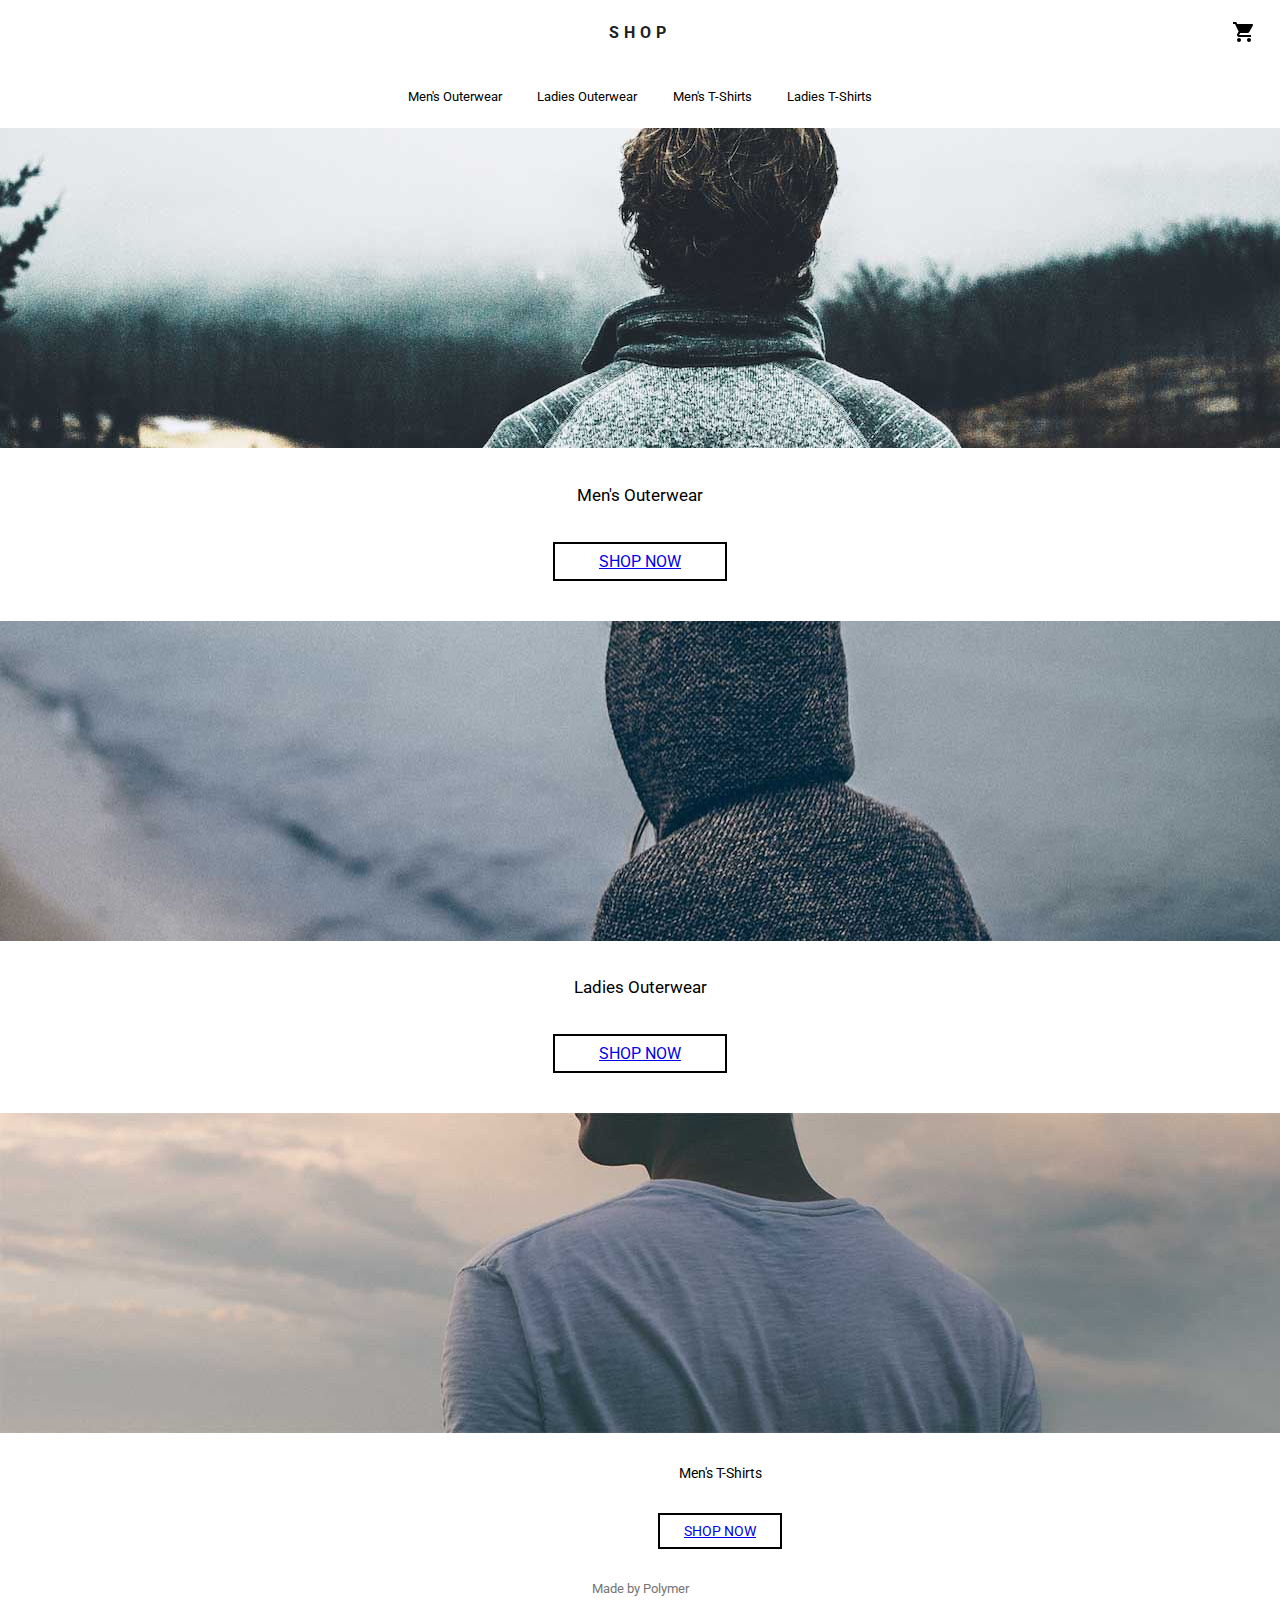
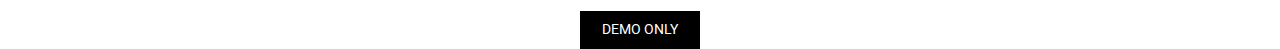
<file: index.html>
<!DOCTYPE html>
<html lang="en">

<head>
    <meta charset="UTF-8">
    <meta name="viewport" content="width=device-width, initial-scale=1.0">
    <title>Shop Website</title>
    <link rel="stylesheet"
        href="https://fonts.googleapis.com/css2?family=Material+Symbols+Outlined:opsz,wght,FILL,GRAD@24,600,1,0&icon_names=shopping_cart" />
    <link rel="stylesheet" href="./css/index.css">
    </link>
    <link rel="shortcut icon" href="assets/images/shop-icon-32.png" type="image/x-icon">
</head>

<body>
    <header>
        <div class="navbar-upper-container">
            <div class="navbar-upper-content">
                <div class="sidebar-logo-container">
                    <!-- <img src="./assets/images/menu-icon.png"> -->
                     <svg viewBox="0 0 24 24" preserveAspectRatio="xMidYMid meet" focusable="false" class="sidebar-logo"><g><path d="M3 18h18v-2H3v2zm0-5h18v-2H3v2zm0-7v2h18V6H3z"></path></g></svg>
                    <div class="cart-item-number"></div>
                </div>
                <a class="navbar-heading">SHOP</a>
                <div class="cart-logo-container">
                    <a href="cart-page.html">
                        <!-- <img src="./assets/images/cart-icon.png"></img> -->
                         <svg viewBox="0 0 24 24" preserveAspectRatio="xMidYMid meet" focusable="false" class="cart-logo"><g><path d="M7 18c-1.1 0-1.99.9-1.99 2S5.9 22 7 22s2-.9 2-2-.9-2-2-2zM1 2v2h2l3.6 7.59-1.35 2.45c-.16.28-.25.61-.25.96 0 1.1.9 2 2 2h12v-2H7.42c-.14 0-.25-.11-.25-.25l.03-.12.9-1.63h7.45c.75 0 1.41-.41 1.75-1.03l3.58-6.49c.08-.14.12-.31.12-.48 0-.55-.45-1-1-1H5.21l-.94-2H1zm16 16c-1.1 0-1.99.9-1.99 2s.89 2 1.99 2 2-.9 2-2-.9-2-2-2z"></path></g></svg>
                    </a>
                </div>
            </div>
        </div>
        <div class="navbar-lower-container">
            <div class="navbar-category">
                <a href="item-listing-page.html">Men's Outerwear</a>
                <a href="item-listing-page.html">Ladies Outerwear</a>
                <a href="item-listing-page.html">Men's T-Shirts</a>
                <a href="item-listing-page.html">Ladies T-Shirts</a>
            </div>
        </div>
        <div class="sidebar">
            <div>Men's Outerwear</div>
            <div>Ladies Outerwear</div>
            <div>Men's T-Shirts</div>
            <div>Ladies T-Shirts</div>
        </div>
    </header>
    <main>
        <div class="product-container">
            <div class="productA">
                <div class="img-container">
                    <a href="item-listing-page.html"><img src="./assets/images/mens_outerwear.jpg"></a>
                    
                </div>
                <div class="product-name">Men's Outerwear</div>
                <a href="item-listing-page.html" class="shop-now">SHOP NOW</a>
            </div>
            <div class="productB">
                <div class="img-container">
                    <a href="item-listing-page.html">
                        <img src="./assets/images/ladies_outerwear.jpg">
                    </a>
                    
                </div>
                <div class="product-name">Ladies Outerwear</div>
                <a href="item-listing-page.html" class="shop-now">SHOP NOW</a>
            </div>
            <div class="productCD">
                <div class="productC">
                    <div class="img-container">
                        <a href="item-listing-page.html"><img src="./assets/images/mens_tshirts.jpg"></a>
                        <!-- <img src="./assets/images/mens_tshirts.jpg"> -->
                    </div>
                    <div class="product-nameC">Men's T-Shirts</div>
                    <a href="item-listing-page.html" class="shop-nowC">SHOP NOW</a>
                </div>
                <div class="productD">
                    <div class="img-container">
                        <a href="item-listing-page.html"><img src="./assets/images/ladies_tshirts.jpg"></a>
                        
                    </div>
                    <div class="product-nameD">Ladies T-Shirts</div>
                    <a href="item-listing-page.html" class="shop-nowD">SHOP NOW</a>
                </div>
            </div>

        </div>
    </main>
    <footer>
        <a class="made-by-polymer">Made by Polymer</a>
        <div class="demo">
            DEMO ONLY
        </div>
    </footer>
</body>

</html>
</file>
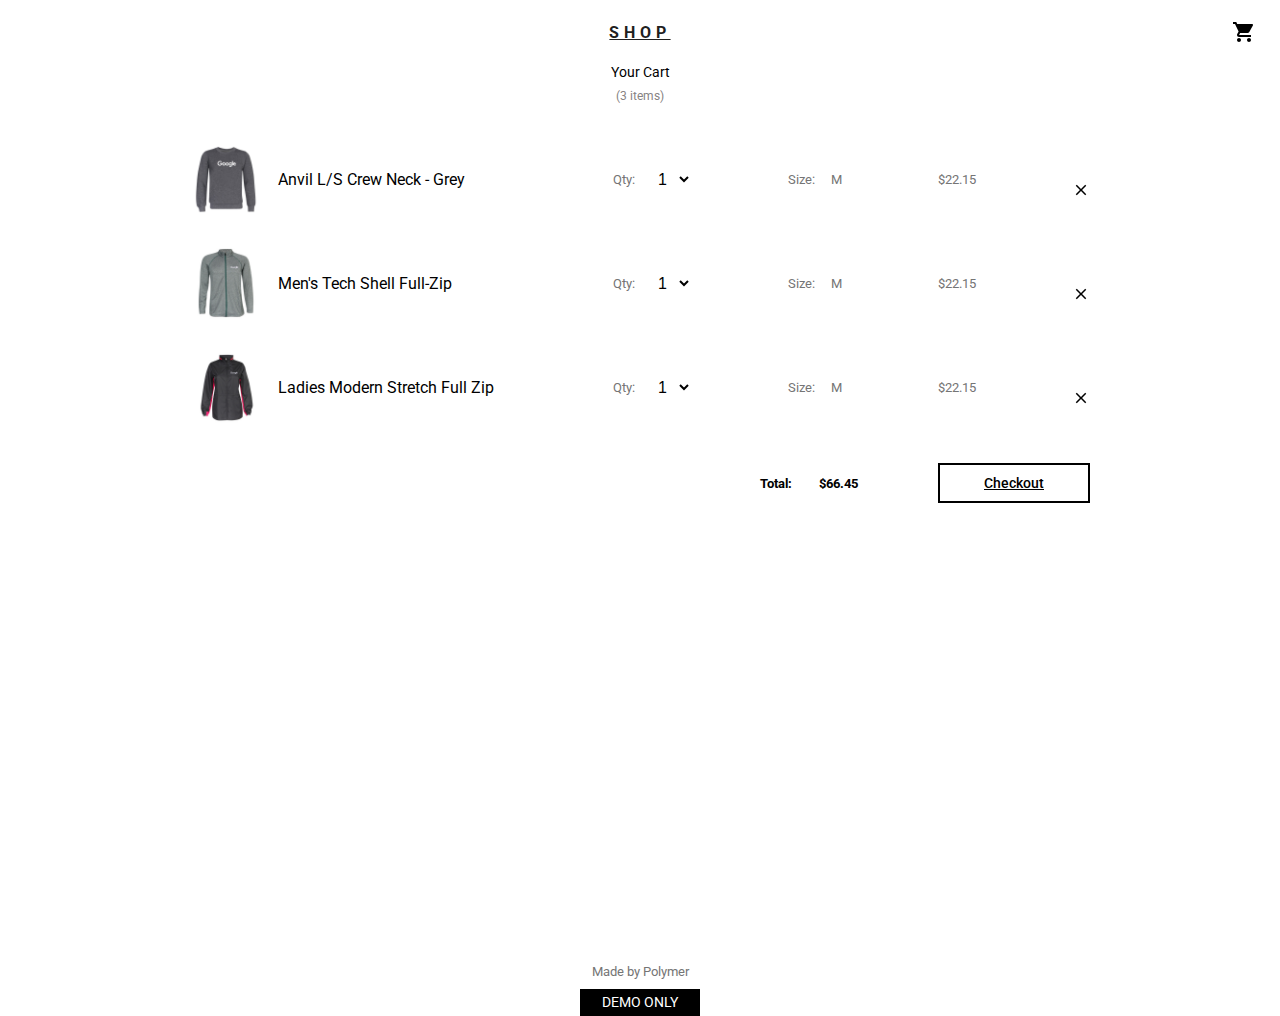
<file: cart-page.html>
<!DOCTYPE html>
<html lang="en">
<head>
    <meta charset="UTF-8">
    <meta name="viewport" content="width=device-width, initial-scale=1.0">
    <title>Cart - SHOP</title>
    <link rel="stylesheet" href="css/index.css">
    <link rel="stylesheet" href="./css/cart.css">
    <link rel="shortcut icon" href="assets/images/shop-icon-32.png" type="image/x-icon">
</head>
<body>
    <header>
        <div class="navbar-upper-container">
            <div class="navbar-upper-content">
                <div class="sidebar-logo-container">
                    <!-- <img src="./assets/images/menu-icon.png"> -->
                     <svg viewBox="0 0 24 24" preserveAspectRatio="xMidYMid meet" focusable="false" class="sidebar-logo"><g><path d="M3 18h18v-2H3v2zm0-5h18v-2H3v2zm0-7v2h18V6H3z"></path></g></svg>
                    <div class="cart-item-number"></div>
                </div>
                <a href="index.html" class="navbar-heading">SHOP</a>
                <div class="cart-logo-container">
                    <a href="cart-page.html">
                        <!-- <img src="./assets/images/cart-icon.png"></img> -->
                         <svg viewBox="0 0 24 24" preserveAspectRatio="xMidYMid meet" focusable="false" class="cart-logo"><g><path d="M7 18c-1.1 0-1.99.9-1.99 2S5.9 22 7 22s2-.9 2-2-.9-2-2-2zM1 2v2h2l3.6 7.59-1.35 2.45c-.16.28-.25.61-.25.96 0 1.1.9 2 2 2h12v-2H7.42c-.14 0-.25-.11-.25-.25l.03-.12.9-1.63h7.45c.75 0 1.41-.41 1.75-1.03l3.58-6.49c.08-.14.12-.31.12-.48 0-.55-.45-1-1-1H5.21l-.94-2H1zm16 16c-1.1 0-1.99.9-1.99 2s.89 2 1.99 2 2-.9 2-2-.9-2-2-2z"></path></g></svg>
                    </a>
                </div>
            </div>
        </div>
        <div class="sidebar">
            <div>Men's Outerwear</div>
            <div>Ladies Outerwear</div>
            <div>Men's T-Shirts</div>
            <div>Ladies T-Shirts</div>
        </div>
    </header>
    <main class="container flex">
        <div>
            <h2 class="heading">Your Cart</h2>
           
            <p class="cart-count">(3 items)</p>
        </div>

        <div class="cart-list flex">
            <div class="cart-item flex">
                <div class="image flex">
                    <img src="assets/images/product-img/10-14154A.jpg" alt="">
                </div>
                <div class="detail">
                    <div class="name">Anvil L/S Crew Neck - Grey</div>

                    <div class="flex">
                        <div class="quantity">
                            <label prefix="">Qty:</label>
                            <select id="quantitySelect" aria-label="Change quantity">
                                <option value="1">1</option>
                                <option value="2">2</option>
                                <option value="3">3</option>
                                <option value="4">4</option>
                                <option value="5">5</option>
                                <option value="6">6</option>
                                <option value="7">7</option>
                                <option value="8">8</option>
                                <option value="9">9</option>
                                <option value="10">10</option>
                                <option value="11">11</option>
                                <option value="12">12</option>
                            </select>
                        </div>
                        <div class="size text-muted">Size: <span>M</span></div>
                        <div class="price text-muted">$22.15</div>
                        <div class="icon text-muted">
                            <svg viewBox="0 0 24 24" preserveAspectRatio="xMidYMid meet" focusable="false" style="pointer-events: none; display: block; width: 100%; height: 100%;"><g><path d="M19 6.41L17.59 5 12 10.59 6.41 5 5 6.41 10.59 12 5 17.59 6.41 19 12 13.41 17.59 19 19 17.59 13.41 12z"></path></g></svg>
                        </div>
                    </div>
                </div>
            </div>
            <div class="cart-item flex">
                <div class="image flex">
                    <img src="assets/images/product-img/10-15068B.jpg" alt="">
                </div>
                <div class="detail">
                    <div class="name">Men's Tech Shell Full-Zip</div>
                    <div class="flex">
                        <div class="quantity">
                            <label prefix="">Qty:</label>
                            <select id="quantitySelect" aria-label="Change quantity">
                                <option value="1">1</option>
                                <option value="2">2</option>
                                <option value="3">3</option>
                                <option value="4">4</option>
                                <option value="5">5</option>
                                <option value="6">6</option>
                                <option value="7">7</option>
                                <option value="8">8</option>
                                <option value="9">9</option>
                                <option value="10">10</option>
                                <option value="11">11</option>
                                <option value="12">12</option>
                            </select>
                        </div>
                        <div class="size text-muted">Size: <span>M</span></div>
                        <div class="price text-muted">$22.15</div>
                        <div class="icon text-muted">
                            <svg viewBox="0 0 24 24" preserveAspectRatio="xMidYMid meet" focusable="false" style="pointer-events: none; display: block; width: 100%; height: 100%;"><g><path d="M19 6.41L17.59 5 12 10.59 6.41 5 5 6.41 10.59 12 5 17.59 6.41 19 12 13.41 17.59 19 19 17.59 13.41 12z"></path></g></svg>
                        </div>
                    </div>
                </div>
            </div>
            <div class="cart-item flex">
                <div class="image flex">
                    <img src="assets/images/product-img/10-25058B.jpg" alt="">
                </div>
                <div class="detail">
                    <div class="name">Ladies Modern Stretch Full Zip</div>
                    <div class="flex">
                        <div class="quantity">
                            <label prefix="">Qty:</label>
                            <select id="quantitySelect" aria-label="Change quantity">
                                <option value="1">1</option>
                                <option value="2">2</option>
                                <option value="3">3</option>
                                <option value="4">4</option>
                                <option value="5">5</option>
                                <option value="6">6</option>
                                <option value="7">7</option>
                                <option value="8">8</option>
                                <option value="9">9</option>
                                <option value="10">10</option>
                                <option value="11">11</option>
                                <option value="12">12</option>
                            </select>
                        </div>
                        <div class="size text-muted">Size: <span>M</span></div>
                        <div class="price text-muted">$22.15</div>
                        <div class="icon text-muted">
                            <svg viewBox="0 0 24 24" preserveAspectRatio="xMidYMid meet" focusable="false" style="pointer-events: none; display: block; width: 100%; height: 100%;"><g><path d="M19 6.41L17.59 5 12 10.59 6.41 5 5 6.41 10.59 12 5 17.59 6.41 19 12 13.41 17.59 19 19 17.59 13.41 12z"></path></g></svg>
                        </div>
                    </div>
                </div>
            </div>
            
        </div>

        <div class="checkout-box flex">
            <p class="heading-4">Total: <span class="sub-total">$66.45</span></p>
            <a href="checkout-page.html" class="btn checkout-btn">Checkout</a>
        </div>
    </main>

    <footer>
        <a class="made-by-polymer">Made by Polymer</a>
        <div class="demo">
            DEMO ONLY
        </div>
    </footer>
</body>
</html>
</file>
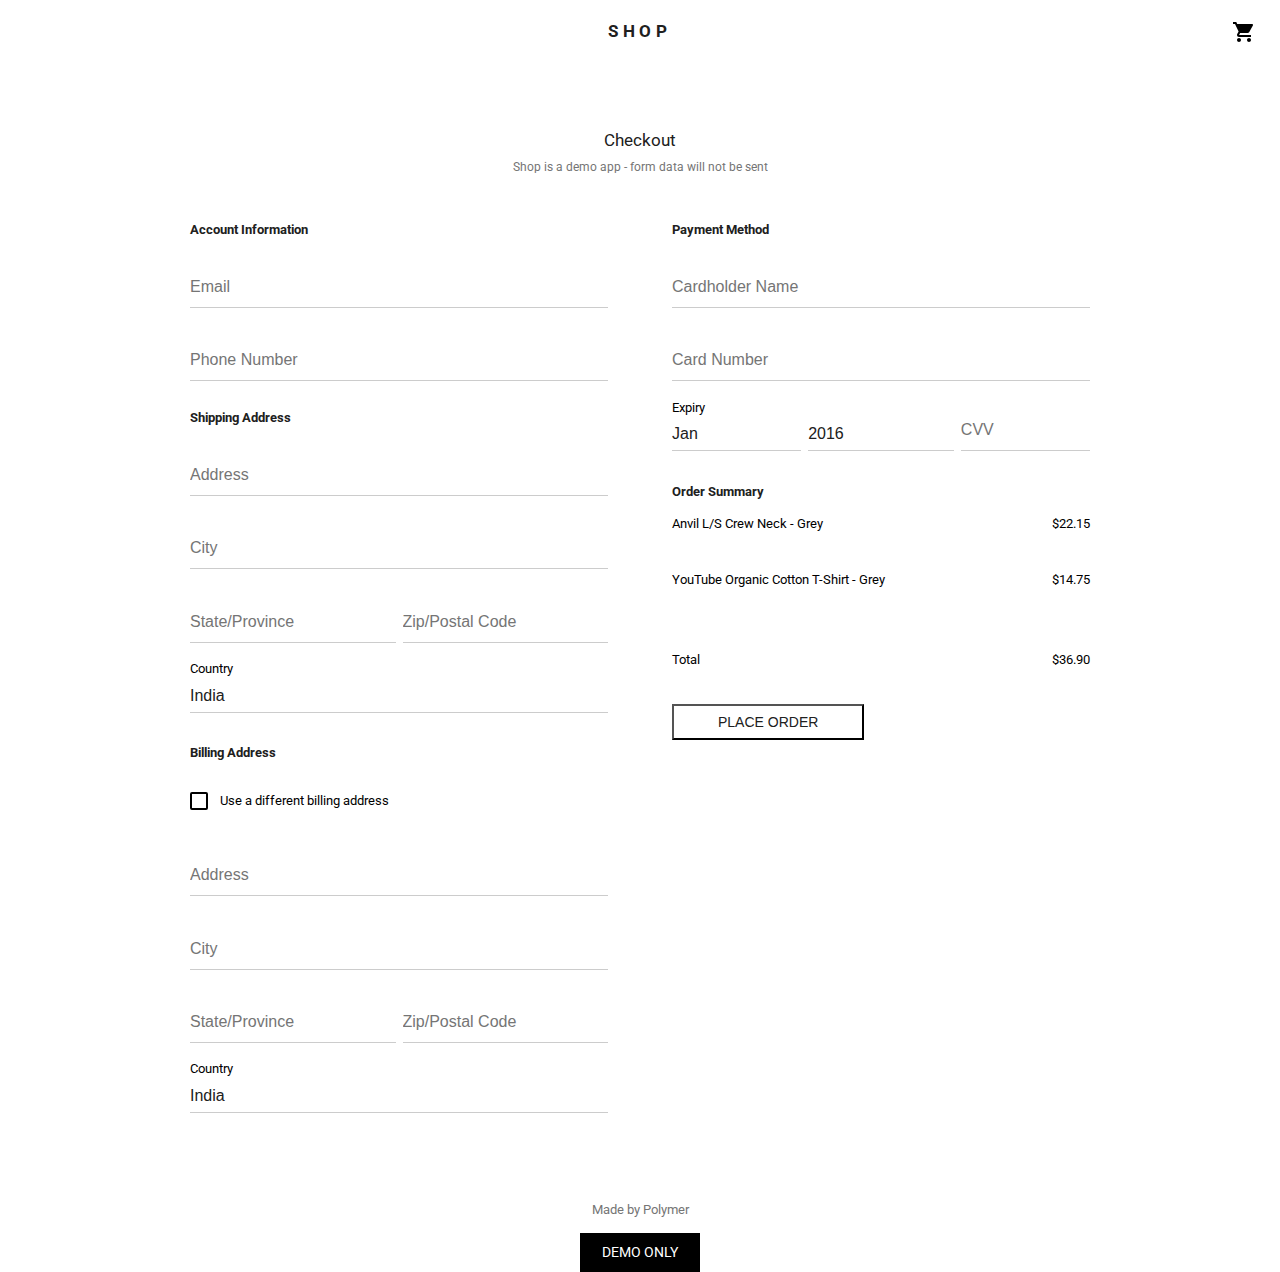
<file: checkout-page.html>
<!DOCTYPE html>
<html lang="en">

<head>
    <meta charset="UTF-8">
    <meta name="viewport" content="width=device-width, initial-scale=1.0">
    <title>Shop Website</title>
    <link rel="stylesheet"
        href="https://fonts.googleapis.com/css2?family=Material+Symbols+Outlined:opsz,wght,FILL,GRAD@24,600,1,0&icon_names=shopping_cart" />
    <link rel="stylesheet" href="./css/checkout-page.css">
    </link>
</head>

<body>
    <header>
        <div class="navbar-upper-container">
            <div class="navbar-upper-content">
                <div class="sidebar-logo-container">
                    <!-- <img src="./assets/images/menu-icon.png"> -->
                    <svg viewBox="0 0 24 24" preserveAspectRatio="xMidYMid meet" focusable="false" class="sidebar-logo">
                        <g>
                            <path d="M3 18h18v-2H3v2zm0-5h18v-2H3v2zm0-7v2h18V6H3z"></path>
                        </g>
                    </svg>
                    <div class="cart-item-number"></div>
                </div>
                <a class="navbar-heading">SHOP</a>
                <div class="cart-logo-container">
                    <a href="cart-page.html">
                        <!-- <img src="./assets/images/cart-icon.png"></img> -->
                        <svg viewBox="0 0 24 24" preserveAspectRatio="xMidYMid meet" focusable="false"
                            class="cart-logo">
                            <g>
                                <path
                                    d="M7 18c-1.1 0-1.99.9-1.99 2S5.9 22 7 22s2-.9 2-2-.9-2-2-2zM1 2v2h2l3.6 7.59-1.35 2.45c-.16.28-.25.61-.25.96 0 1.1.9 2 2 2h12v-2H7.42c-.14 0-.25-.11-.25-.25l.03-.12.9-1.63h7.45c.75 0 1.41-.41 1.75-1.03l3.58-6.49c.08-.14.12-.31.12-.48 0-.55-.45-1-1-1H5.21l-.94-2H1zm16 16c-1.1 0-1.99.9-1.99 2s.89 2 1.99 2 2-.9 2-2-.9-2-2-2z">
                                </path>
                            </g>
                        </svg>
                    </a>
                </div>
            </div>
        </div>
        <div class="sidebar">
            <div>Men's Outerwear</div>
            <div>Ladies Outerwear</div>
            <div>Men's T-Shirts</div>
            <div>Ladies T-Shirts</div>
        </div>
    </header>
    <main>
        <div class="checkout">
            <div class="form-header">
                <h1 class="heading">Checkout</h1>
                <span class="desc">Shop is a demo app - form data will not be sent</span>
            </div>
            <form class="checkout-form">
                <div class="sectionA">
                    <div class="acc-info">
                        <h2 class="acc-info-heading">Account Information</h2>
                        <div class="email-box">
                            <input type="text" placeholder="Email" class="email-input input-row"></input>
                        </div>
                        <div class="phone-box">
                            <input type="number" placeholder="Phone Number" class="input-row">
                        </div>
                    </div>
                    <div class="shipping-info">
                        <h2 class="address-heading">Shipping Address</h2>
                        <div class="address-box">
                            <input type="text" placeholder="Address" class="input-row"></input>
                        </div>
                        <div class="city-box">
                            <input type="text" placeholder="City" class="input-row">
                        </div>
                        <div class="additional-detail-box">
                            <input type="text" placeholder="State/Province" class="input-row">
                            <input type="text" placeholder="Zip/Postal Code" class="input-row">
                        </div>
                        <div class="country-box">
                            <label class="country-label">Country</label>
                            <select class="country-select">
                                <option selected>India</option>
                                <option>Russia</option>
                            </select>
                        </div>
                    </div>
                    <div class="billing-info">
                        <h2 class="billing-heading">Billing Address</h2>
                        <div class="billing-checkbox">
                            <input type="checkbox" class="checkbox">
                            <label>Use a different billing address</label>
                        </div>
                        <div class="alternate-address">
                            <div class="address-box">
                                <input type="text" placeholder="Address" class="input-row"></input>
                            </div>
                            <div class="city-box">
                                <input type="text" placeholder="City" class="input-row">
                            </div>
                            <div class="additional-detail-box">
                                <input type="text" placeholder="State/Province" class="input-row">
                                <input type="text" placeholder="Zip/Postal Code" class="input-row">
                            </div>
                            <div class="country-box">
                                <label class="country-label">Country</label>
                                <select class="country-select">
                                    <option selected>India</option>
                                    <option>Russia</option>
                                </select>
                            </div>
                        </div>
                    </div>
                </div>
                <div class="sectionB">
                    <div class="payment-info">
                        <h2 class="payment-heading">Payment Method</h2>
                        <div class="card-holder-box">
                            <input type="text" placeholder="Cardholder Name" class="input-row">
                        </div>
                        <div class="card-number-box">
                            <input type="number" placeholder="Card Number" class="input-row">
                        </div>
                        <div class="expiry-box">
                            <div class="expiry-month-box">
                                <label class="expiry-label">Expiry</label>
                                <select class="month-select">
                                    <option value="Jan" selected>Jan</option>
                                    <option value="">Feb</option>
                                    <option value="">Mar</option>
                                    <option value="">Apr</option>
                                    <option value="">May</option>
                                    <option value="">Jun</option>
                                    <option value="">Jul</option>
                                    <option value="">Aug</option>
                                    <option value="">Sep</option>
                                    <option value="">Oct</option>
                                    <option value="">Nov</option>
                                    <option value="">Dec</option>
                                </select>
                            </div>
                            <select class="year-select">
                                <option value="2016" selected>2016</option>
                                <option value="">2017</option>
                                <option value="">2018</option>
                                <option value="">2019</option>
                                <option value="">2020</option>
                                <option value="">2021</option>
                                <option value="">2022</option>
                                <option value="">2023</option>
                                <option value="">2024</option>
                                <option value="">2025</option>
                                <option value="">2026</option>
                            </select>
                            <div class="cvv">
                                <label class="cvv-label">cvv</label>
                                <input type="number" placeholder="CVV" class="input-row">
                            </div>

                        </div>
                    </div>
                    <div class="order-info">
                        <h2 class="order-heading">Order Summary</h2>
                        <div class="checkout-product">
                            <div>Anvil L/S Crew Neck - Grey</div>
                            <div>$22.15</div>
                        </div>
                        <div class="checkout-product">
                            <div>YouTube Organic Cotton T-Shirt - Grey</div>
                            <div>$14.75</div>
                        </div><br>
                        <div class="total">
                            <div>Total</div>
                            <div>$36.90</div>
                        </div>
                        <button class="placeOrder">PLACE ORDER</button>
                    </div>
                </div>
            </form>
        </div>
    </main>
    <footer>
        <a class="made-by-polymer">Made by Polymer</a>
        <div class="demo">
            DEMO ONLY
        </div>
    </footer>
</body>

</html>
</file>
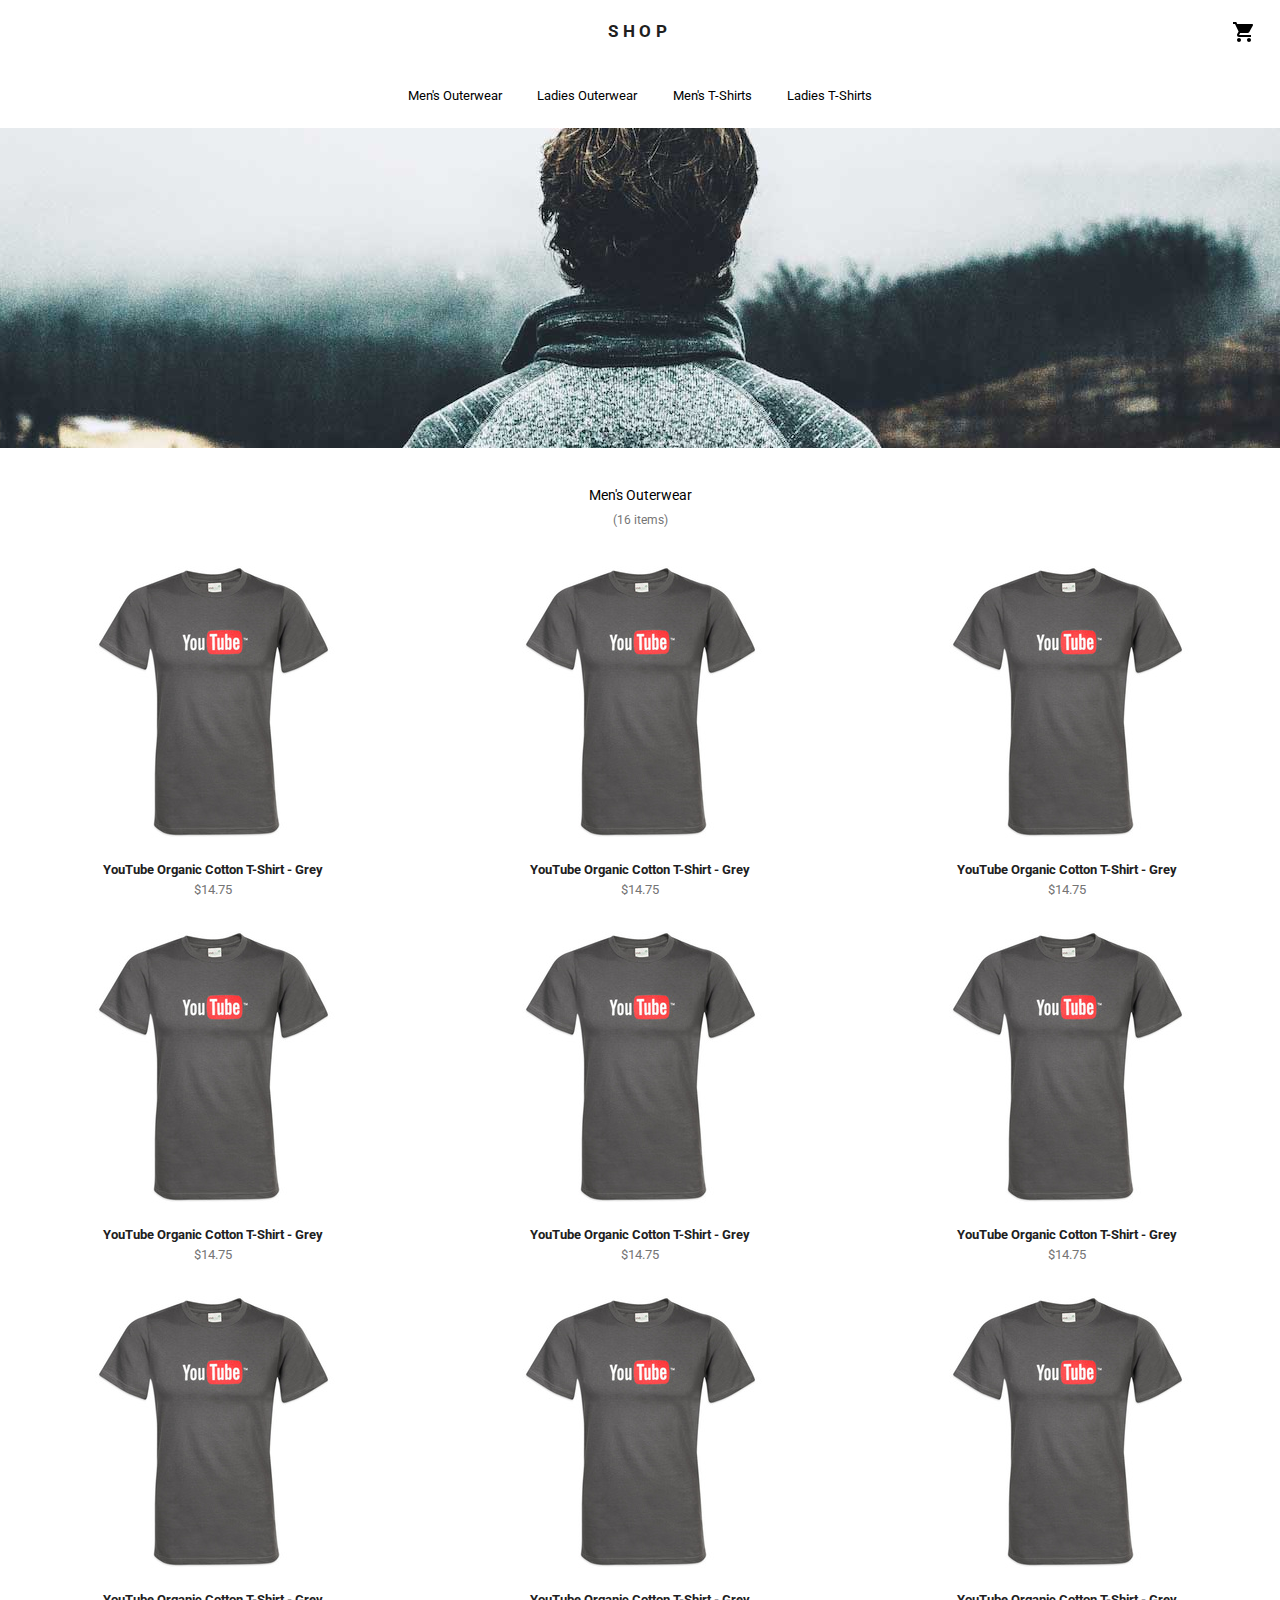
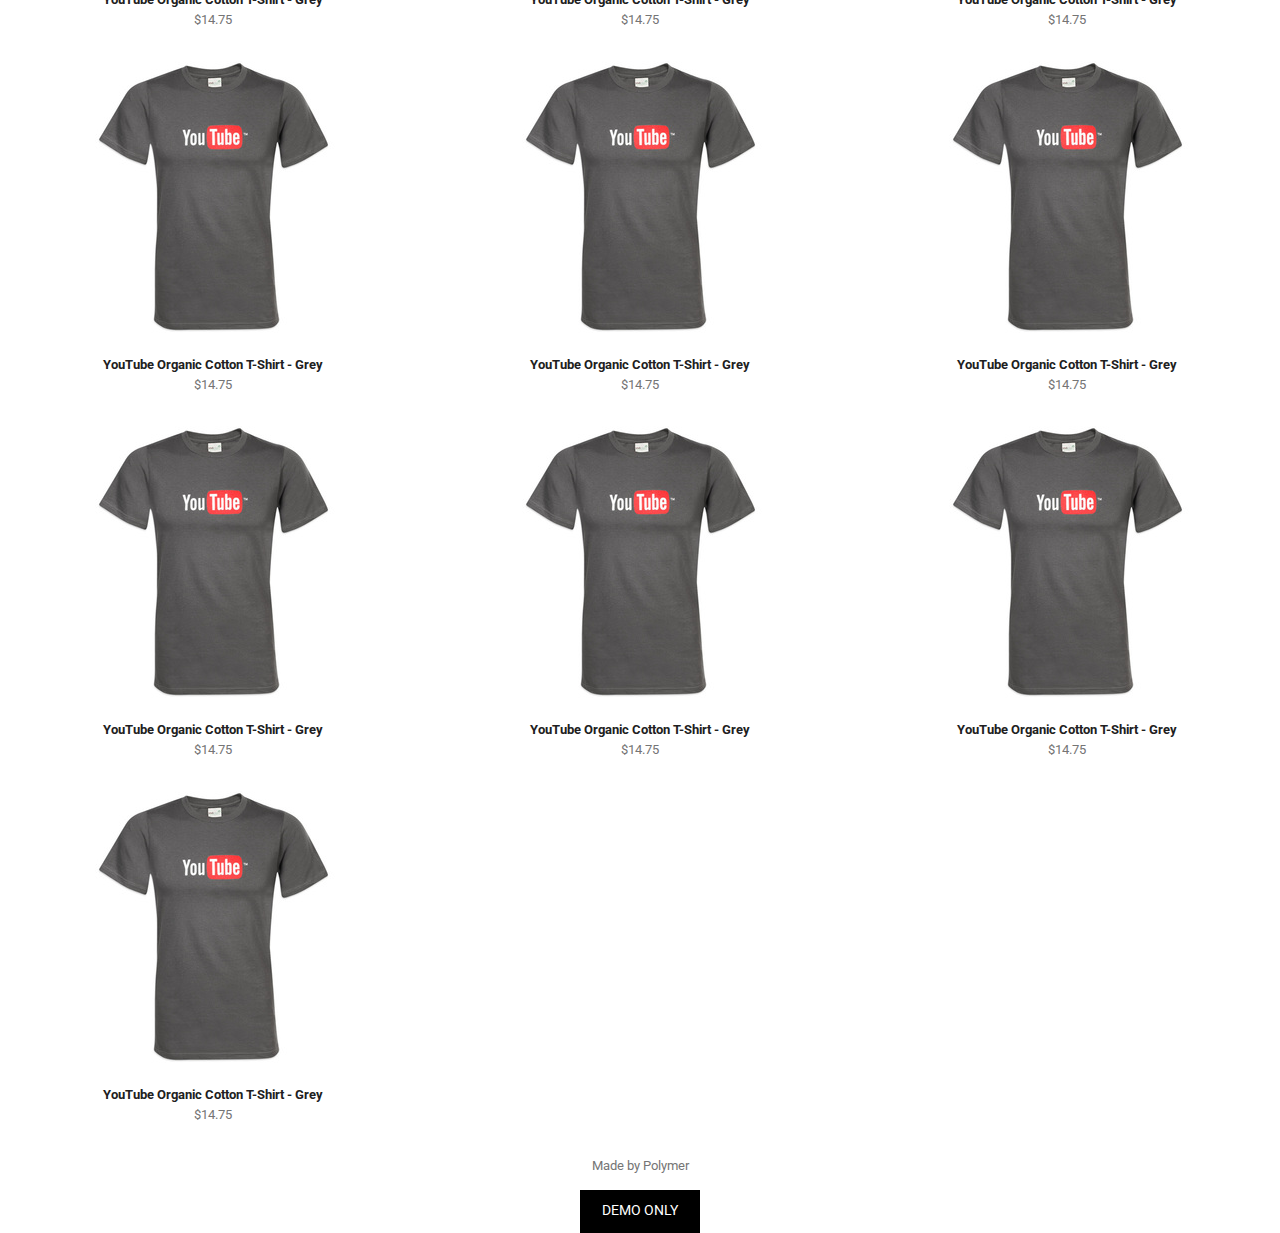
<file: item-listing-page.html>
<!DOCTYPE html>
<html lang="en">

<head>
    <meta charset="UTF-8">
    <meta name="viewport" content="width=device-width, initial-scale=1.0">
    <title>Shop Website</title>
    <link rel="stylesheet"
        href="https://fonts.googleapis.com/css2?family=Material+Symbols+Outlined:opsz,wght,FILL,GRAD@24,600,1,0&icon_names=shopping_cart" />
    <link rel="stylesheet" href="./css/item-listing-page.css">
    </link>
</head>

<body>
    <header>
        <div class="navbar-upper-container">
            <div class="navbar-upper-content">
                <div class="sidebar-logo-container">
                    <!-- <img src="./assets/images/menu-icon.png"> -->
                    <svg viewBox="0 0 24 24" preserveAspectRatio="xMidYMid meet" focusable="false" class="sidebar-logo">
                        <g>
                            <path d="M3 18h18v-2H3v2zm0-5h18v-2H3v2zm0-7v2h18V6H3z"></path>
                        </g>
                    </svg>
                    <div class="cart-item-number"></div>
                </div>
                <a href="index.html" class="navbar-heading">SHOP</a>
                <div class="cart-logo-container">
                    <a href="cart-page.html">
                        <!-- <img src="./assets/images/cart-icon.png"></img> -->
                        <svg viewBox="0 0 24 24" preserveAspectRatio="xMidYMid meet" focusable="false"
                            class="cart-logo">
                            <g>
                                <path
                                    d="M7 18c-1.1 0-1.99.9-1.99 2S5.9 22 7 22s2-.9 2-2-.9-2-2-2zM1 2v2h2l3.6 7.59-1.35 2.45c-.16.28-.25.61-.25.96 0 1.1.9 2 2 2h12v-2H7.42c-.14 0-.25-.11-.25-.25l.03-.12.9-1.63h7.45c.75 0 1.41-.41 1.75-1.03l3.58-6.49c.08-.14.12-.31.12-.48 0-.55-.45-1-1-1H5.21l-.94-2H1zm16 16c-1.1 0-1.99.9-1.99 2s.89 2 1.99 2 2-.9 2-2-.9-2-2-2z">
                                </path>
                            </g>
                        </svg>
                    </a>
                </div>
            </div>
        </div>
        <div class="navbar-lower-container">
            <div class="navbar-category">
                <a href="item-listing-page.html">Men's Outerwear</a>
                <a href="item-listing-page.html">Ladies Outerwear</a>
                <a href="item-listing-page.html">Men's T-Shirts</a>
                <a href="item-listing-page.html">Ladies T-Shirts</a>
            </div>
        </div>
        <div class="sidebar">
            <div>Men's Outerwear</div>
            <div>Ladies Outerwear</div>
            <div>Men's T-Shirts</div>
            <div>Ladies T-Shirts</div>
        </div>
    </header>
    <main>
        <div class="product-category">
            <div class="img-container">
                <img src="./assets/images/mens_outerwear.jpg">
            </div>
            <div class="product-name">Men's Outerwear</div>
        </div>
        <p class="item-count">(16 items)</p>
        <ul class="items">
            <li class="single-item">
                <div class="item-image-container"> 
                    <a href="single-item-page.html">
                        <img src="./assets/images/product-img/10-13058B.jpg" class="item-image">
                    </a>
                </div>
                <div class="item-detail">
                    <div class="item-name">YouTube Organic Cotton T-Shirt - Grey</div>
                    <div class="item-price">$14.75</div>
                </div>

            </li>
            <li class="single-item">
                <div class="item-image-container"> 
                    <a href="single-item-page.html">
                        <img src="./assets/images/product-img/10-13058B.jpg" class="item-image">
                    </a>
                </div>
                <div class="item-detail">
                    <div class="item-name">YouTube Organic Cotton T-Shirt - Grey</div>
                    <div class="item-price">$14.75</div>
                </div>

            </li>
            <li class="single-item">
                <div class="item-image-container"> 
                    <a href="single-item-page.html">
                        <img src="./assets/images/product-img/10-13058B.jpg" class="item-image">
                    </a>
                </div>
                <div class="item-detail">
                    <div class="item-name">YouTube Organic Cotton T-Shirt - Grey</div>
                    <div class="item-price">$14.75</div>
                </div>

            </li>
            <li class="single-item">
                <div class="item-image-container"> 
                    <a href="single-item-page.html">
                        <img src="./assets/images/product-img/10-13058B.jpg" class="item-image">
                    </a>
                </div>
                <div class="item-detail">
                    <div class="item-name">YouTube Organic Cotton T-Shirt - Grey</div>
                    <div class="item-price">$14.75</div>
                </div>

            </li>
            <li class="single-item">
                <div class="item-image-container"> 
                    <a href="single-item-page.html">
                        <img src="./assets/images/product-img/10-13058B.jpg" class="item-image">
                    </a>
                </div>
                <div class="item-detail">
                    <div class="item-name">YouTube Organic Cotton T-Shirt - Grey</div>
                    <div class="item-price">$14.75</div>
                </div>

            </li>
            <li class="single-item">
                <div class="item-image-container"> 
                    <a href="single-item-page.html">
                        <img src="./assets/images/product-img/10-13058B.jpg" class="item-image">
                    </a>
                </div>
                <div class="item-detail">
                    <div class="item-name">YouTube Organic Cotton T-Shirt - Grey</div>
                    <div class="item-price">$14.75</div>
                </div>

            </li>
            <li class="single-item">
                <div class="item-image-container"> 
                    <a href="single-item-page.html">
                        <img src="./assets/images/product-img/10-13058B.jpg" class="item-image">
                    </a>
                </div>
                <div class="item-detail">
                    <div class="item-name">YouTube Organic Cotton T-Shirt - Grey</div>
                    <div class="item-price">$14.75</div>
                </div>

            </li>
            <li class="single-item">
                <div class="item-image-container"> 
                    <a href="single-item-page.html">
                        <img src="./assets/images/product-img/10-13058B.jpg" class="item-image">
                    </a>
                </div>
                <div class="item-detail">
                    <div class="item-name">YouTube Organic Cotton T-Shirt - Grey</div>
                    <div class="item-price">$14.75</div>
                </div>

            </li>
            <li class="single-item">
                <div class="item-image-container"> 
                    <a href="single-item-page.html">
                        <img src="./assets/images/product-img/10-13058B.jpg" class="item-image">
                    </a>
                </div>
                <div class="item-detail">
                    <div class="item-name">YouTube Organic Cotton T-Shirt - Grey</div>
                    <div class="item-price">$14.75</div>
                </div>

            </li>
            <li class="single-item">
                <div class="item-image-container"> 
                    <a href="single-item-page.html">
                        <img src="./assets/images/product-img/10-13058B.jpg" class="item-image">
                    </a>
                </div>
                <div class="item-detail">
                    <div class="item-name">YouTube Organic Cotton T-Shirt - Grey</div>
                    <div class="item-price">$14.75</div>
                </div>

            </li>
            <li class="single-item">
                <div class="item-image-container"> 
                    <a href="single-item-page.html">
                        <img src="./assets/images/product-img/10-13058B.jpg" class="item-image">
                    </a>
                </div>
                <div class="item-detail">
                    <div class="item-name">YouTube Organic Cotton T-Shirt - Grey</div>
                    <div class="item-price">$14.75</div>
                </div>

            </li>
            <li class="single-item">
                <div class="item-image-container"> 
                    <a href="single-item-page.html">
                        <img src="./assets/images/product-img/10-13058B.jpg" class="item-image">
                    </a>
                </div>
                <div class="item-detail">
                    <div class="item-name">YouTube Organic Cotton T-Shirt - Grey</div>
                    <div class="item-price">$14.75</div>
                </div>

            </li>
            <li class="single-item">
                <div class="item-image-container"> 
                    <a href="single-item-page.html">
                        <img src="./assets/images/product-img/10-13058B.jpg" class="item-image">
                    </a>
                </div>
                <div class="item-detail">
                    <div class="item-name">YouTube Organic Cotton T-Shirt - Grey</div>
                    <div class="item-price">$14.75</div>
                </div>

            </li>
            <li class="single-item">
                <div class="item-image-container"> 
                    <a href="single-item-page.html">
                        <img src="./assets/images/product-img/10-13058B.jpg" class="item-image">
                    </a>
                </div>
                <div class="item-detail">
                    <div class="item-name">YouTube Organic Cotton T-Shirt - Grey</div>
                    <div class="item-price">$14.75</div>
                </div>

            </li>
            <li class="single-item">
                <div class="item-image-container"> 
                    <a href="single-item-page.html">
                        <img src="./assets/images/product-img/10-13058B.jpg" class="item-image">
                    </a>
                </div>
                <div class="item-detail">
                    <div class="item-name">YouTube Organic Cotton T-Shirt - Grey</div>
                    <div class="item-price">$14.75</div>
                </div>

            </li>
            <li class="single-item">
                <div class="item-image-container"> 
                    <a href="single-item-page.html">
                        <img src="./assets/images/product-img/10-13058B.jpg" class="item-image">
                    </a>
                </div>
                <div class="item-detail">
                    <div class="item-name">YouTube Organic Cotton T-Shirt - Grey</div>
                    <div class="item-price">$14.75</div>
                </div>

            </li>
        </ul>
    </main>
    <footer>
        <a class="made-by-polymer">Made by Polymer</a>
        <div class="demo">
            DEMO ONLY
        </div>
    </footer>
</body>

</html>
</file>
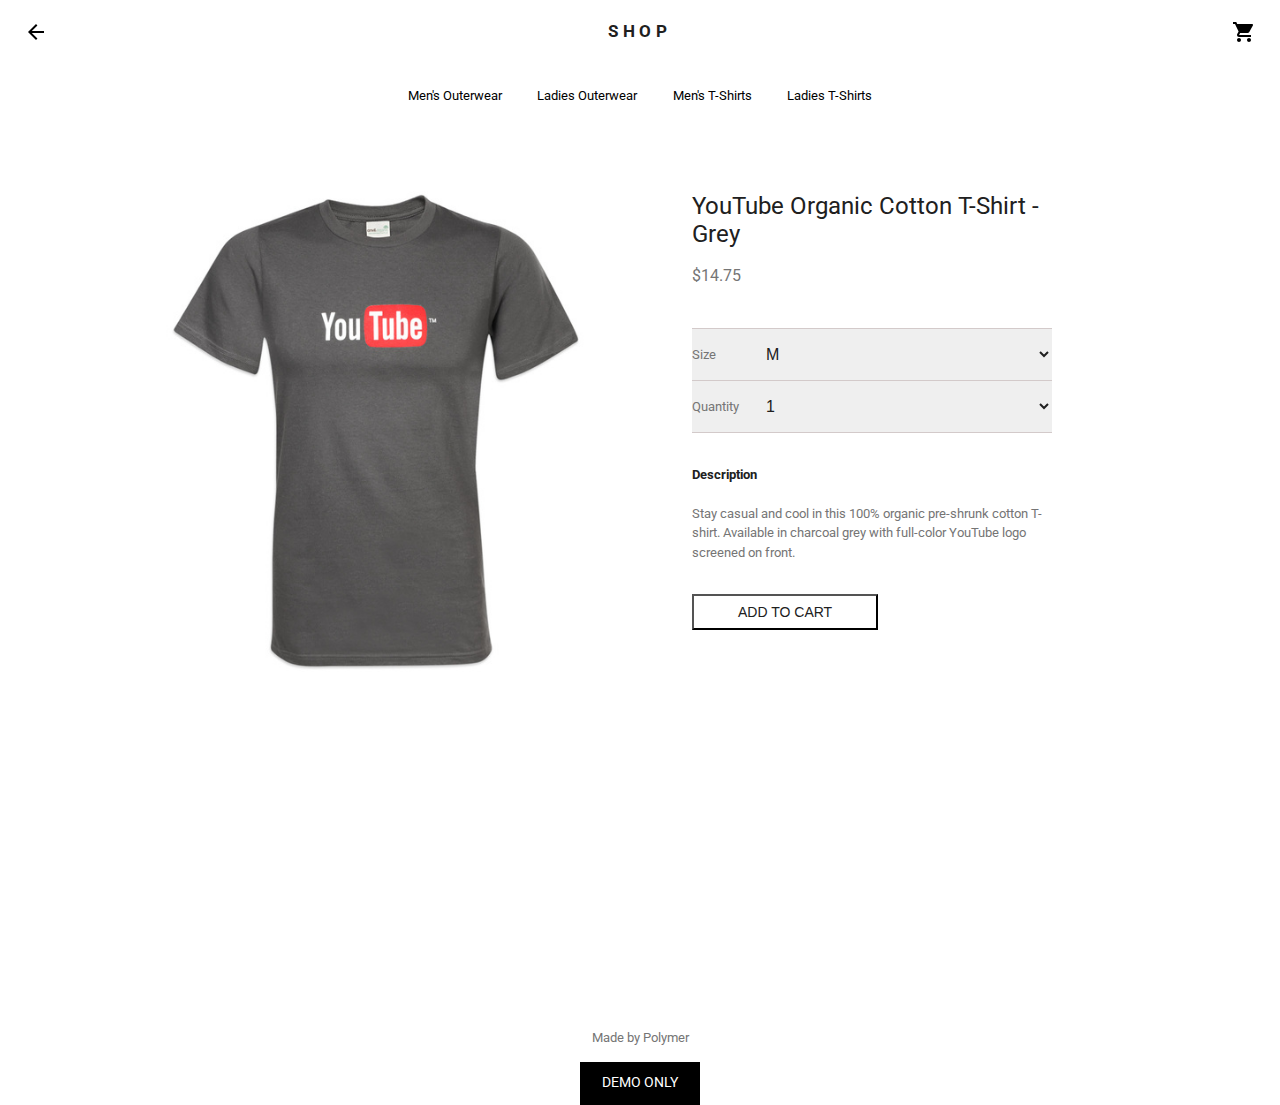
<file: single-item-page.html>
<!DOCTYPE html>
<html lang="en">

<head>
    <meta charset="UTF-8">
    <meta name="viewport" content="width=device-width, initial-scale=1.0">
    <title>Shop Website</title>
    <link rel="stylesheet"
        href="https://fonts.googleapis.com/css2?family=Material+Symbols+Outlined:opsz,wght,FILL,GRAD@24,600,1,0&icon_names=shopping_cart" />
    <link rel="stylesheet" href="./css/single-item-page.css">
    </link>
    <link rel="shortcut icon" href="assets/images/shop-icon-32.png" type="image/x-icon">
</head>

<body>
    <header>
        <div class="navbar-upper-container">
            <div class="navbar-upper-content">
                <div class="sidebar-logo-container">
                    <a href="item-listing-page.html">
                        <svg viewBox="0 0 24 24" preserveAspectRatio="xMidYMid meet" focusable="false"
                            class="sidebar-logo">
                            <g>
                                <path d="M20 11H7.83l5.59-5.59L12 4l-8 8 8 8 1.41-1.41L7.83 13H20v-2z"></path>
                            </g>
                        </svg>
                    </a>

                </div>
                <a class="navbar-heading">SHOP</a>
                <div class="cart-logo-container">
                    <a href="cart-page.html">
                        <svg viewBox="0 0 24 24" preserveAspectRatio="xMidYMid meet" focusable="false"
                            class="cart-logo">
                            <g>
                                <path
                                    d="M7 18c-1.1 0-1.99.9-1.99 2S5.9 22 7 22s2-.9 2-2-.9-2-2-2zM1 2v2h2l3.6 7.59-1.35 2.45c-.16.28-.25.61-.25.96 0 1.1.9 2 2 2h12v-2H7.42c-.14 0-.25-.11-.25-.25l.03-.12.9-1.63h7.45c.75 0 1.41-.41 1.75-1.03l3.58-6.49c.08-.14.12-.31.12-.48 0-.55-.45-1-1-1H5.21l-.94-2H1zm16 16c-1.1 0-1.99.9-1.99 2s.89 2 1.99 2 2-.9 2-2-.9-2-2-2z">
                                </path>
                            </g>
                        </svg>
                    </a>
                    <div class="cart-item-number"></div>
                </div>
            </div>
        </div>
        <div class="navbar-lower-container">
            <div class="navbar-category">
                <a href="item-listing-page.html">Men's Outerwear</a>
                <a href="item-listing-page.html">Ladies Outerwear</a>
                <a href="item-listing-page.html">Men's T-Shirts</a>
                <a href="item-listing-page.html">Ladies T-Shirts</a>
            </div>
        </div>
        <div class="sidebar">
            <div>Men's Outerwear</div>
            <div>Ladies Outerwear</div>
            <div>Men's T-Shirts</div>
            <div>Ladies T-Shirts</div>
        </div>
    </header>
    <main>
        <div class="product-container">
            <div class="product-image">
                <img src="./assets/images/product-img/10-13058A.jpg">
            </div>
            <div class="product-detail">
                <h1 class="product-name">YouTube Organic Cotton T-Shirt - Grey</h1>
                <div class="product-price">$14.75</div>
                <div class="size-container">
                    <label for="cars">Size</label>
                    <select class="size-select">
                        <option >XS</option>
                        <option >S</option>
                        <option selected>M</option>
                        <option >L</option>
                        <option >XL</option>
                    </select><br>
                </div>
                <div class="quantity-container">
                    <label for="cars">Quantity</label>
                    <select class="quantity-select">
                        <option value="volvo">1</option>
                        <option value="saab">2</option>
                        <option value="mercedes">3</option>
                        <option value="audi">4</option>
                        <option value="audi">5</option>
                    </select>
                </div>

                <h2 class="desc-heading">Description</h2>
                <p class="desc">
                    Stay casual and cool in this 100% organic pre-shrunk cotton T-shirt.
                    Available in charcoal grey with full-color YouTube logo screened on front.
                </p>
                <button class="addToCartBtn">ADD TO CART</button>
            </div>
        </div>
    </main>
    <footer>
        <a class="made-by-polymer">Made by Polymer</a>
        <div class="demo">
            DEMO ONLY
        </div>
    </footer>
</body>

</html>
</file>
<file: css/index.css>
@import url('https://fonts.googleapis.com/css2?family=Roboto:ital,wght@0,100..900;1,100..900&display=swap');
*{
    margin:0;
    padding:0;
    box-sizing: border-box;
}
body{
    font-family: "Roboto", sans-serif;
}
header{
    position:relative;
}
main{
    height: 100%;
    max-width: 1440px;
    /* border:1px solid black; */
    margin:auto;
}
.navbar-upper-container{
    height: 4rem;
    padding: 0 1.5rem;
    /* border:1px solid black; */
}
.navbar-upper-content{
    height: 100%;
    margin: auto;
    display: flex;
    justify-content: space-between;
    align-items: center;
}
.sidebar-logo-container .cart-logo-container{
    /* height: 2.5rem;
    width: 2.5rem; */
    
    height: 24px;
    width: 24px;
}
.sidebar-logo, .cart-logo{
    pointer-events: none; 
    display: block; 
    width: 24px; 
    height: 24px;
}
.sidebar{
    position:absolute;
    height: 100vh;
    width:256px;;
    top:0px;
    left:0px;
    background-color: white;
    display: flex;
    flex-direction: column;
    padding-left:1rem;
    padding-top:2rem;
    color:#757575;
    gap:1.5rem;
    font-size: 13px;
    letter-spacing: 0.2px;
    display:none;
}

@media (min-width:768px){
    .sidebar-logo-container{
        visibility: hidden;
    }
    .sidebar{
        display:none;
    }
}

.navbar-heading{
    font-size: 1rem;
    font-weight:700;
    letter-spacing: 0.3em;
    color:#202020
}
.navbar-lower-container{
    height: 4rem;
}
@media (max-width:767px){
    .navbar-lower-container{
        display: none;
    }
}
.navbar-category{
    width: 500px;
    height: 100%;
    margin:auto;
    display: flex;
    align-items: center;
}
.navbar-category>a{
    margin: auto;
    color:inherit;
    text-decoration: none;
    text-align: center;
    font-size: 13px;
}
.product-container{
    display: flex;
    flex-direction: column;
    gap:2.5rem;
}
.productA, .productB{
    display: flex;
    flex-direction: column;
    gap:2.3rem;
}
.img-container{
    height: 15rem;
}
@media (min-width:768px){
    .img-container{
        height: 20rem;
    }
}
.img-container>img{
    height: 100%;
    width: 100%;
    object-fit:cover;
}
.product-name{
    font-size:17px;
    text-align: center;
}
.shop-now{
    border:2px solid black;
    padding:8px 44px;
    margin:auto;
    font-size: 16px;
    
}
.productCD{
    display: flex;
    gap:0;
    padding-bottom: 2rem;
}
.productC, .productD{
    display: flex;
    flex-direction: column;
    gap:2rem;
}
.product-nameC, .product-nameD{
    font-size:14.3px;
    text-align: center;
}
.shop-nowC, .shop-nowD{
    padding: 8px 24px;
    border:2px solid black;
    margin:auto;
    font-size: 14px;
}
footer{
    display: flex;
    flex-direction: column;
    align-items: center;
    justify-content: space-between;
    gap:0.9rem;
}
.made-by-polymer{
    font-size: 13px;
    color:#757575;
}
.demo{
    width:120px;
    background-color: black;
    color:white;
    padding-top: 10px;
    padding-bottom: 12px;
    font-size: 14px;
    text-align: center;
}
</file>
<file: css/cart.css>
.flex{
    display: flex;
    justify-content: center;
    align-items: center;
}
.container{
    flex-direction: column;
    min-height: 100vh;
    justify-content: flex-start;
    padding: 0 2em;
}
.heading{
    font-size: 14.3px;
    font-weight: 400;
}
.cart-count{
    margin-top:9px;
    font-size: 12px;
    text-align: center;
    color:#878383;
}

.text-muted{
    font-size: 13px;
    color:#757575;
}
.cart-list{
    flex-direction: column;
    max-width: 900px;
    margin: 40px 0;
    width: 100%;
    gap: 2em;
}
.cart-list .cart-item{
    width: 100%;
    height: 72px;
    gap: 1em;
}

.cart-list .cart-item .image{
    height: 100%;
}

.cart-list .cart-item img{
    height: 100%;    
}

.cart-list .cart-item .detail{
    position: relative;
    display: flex;
    flex-direction: column;
    width: 100%;
    height: 100%;
    justify-content: flex-end;
    gap: .5em;
    top: .5em;
}

.detail .flex{
    justify-content: flex-end;
    gap: 2em;
}

.size span{
    padding-left: 1em;
}

.icon{
    position: absolute;
    top: 2em; right: 0;
    padding: 0;
    width: 18px;
    color: var(--secondary-color);
    transform: translateY(-50%);
}

.quantity{
    position: relative;
    font-size: 13px;
    color:#757575;
}

label{
    position: absolute;
    top: 50%;left: 0;
    transform: translate(-50%, -50%);
    color: var(--secondary-color);
}
select{
    font-size: 16px;
    background: none;
    outline: none;
    width: 100%;
    border: none;
    padding: 8px 0 8px 30px;
}


.checkout-box{
    width: 100%;
    justify-content: flex-end;
    gap: 5em;
    max-width: 900px;
}
.checkout-box p span{
    margin-left: 24px;
}

.heading-4{
    font-size: 13px;
    font-weight: bold;
}
.checkout-btn{
    position: fixed;
    bottom: 0; left: 0;
    width: 100%;
    background: #172c50;
    padding: 1.5em;
    font-weight: 500;
    color: white;
    text-align: center;
}
@media (min-width: 768px){
    
    .nav{
        visibility: hidden;
    }

    .heading-2{
        margin: 0 !important;
    }
    .cart-list .cart-item .detail{
        flex-direction: row;
        align-items: center;
        top: 0;
        justify-content: space-between;
    }
    .cart-list .cart-item .detail .flex{
        gap: 6em;
    }
    .icon{
        top: 20px;
        position: relative;
    }

    .checkout-btn{
        position: relative;
        border: 2px solid black;
        color: var(--primary-color);
        width: auto;
        background: white;
        padding: 10px 44px;
        font-size: 14px;
        cursor: pointer;
    }

} 
footer {
    display: flex;
    flex-direction: column;
    align-items: center;
    justify-content: space-between;
    gap: 0.6rem;
}

.made-by-polymer {
    font-size: 13px;
    color: #757575;
}

.demo {
    width: 120px;
    background-color: black;
    color: white;
    padding-top: 5px;
    padding-bottom: 6px;
    font-size: 14px;
    text-align: center;
}
</file>
<file: css/checkout-page.css>
@import url('https://fonts.googleapis.com/css2?family=Roboto:ital,wght@0,100..900;1,100..900&display=swap');

* {
    margin: 0;
    padding: 0;
    box-sizing: border-box;
}

body {
    font-family: "Roboto", sans-serif;
    line-height: 2;
}

a {
    text-decoration: none;
    color: black
}

header {
    position: relative;
}

main {
    height: 100%;
    max-width: 1440px;
    /* border:1px solid black; */
    margin: auto;
    line-height: 1.5;
}

.navbar-upper-container {
    height: 4rem;
    padding: 0 1.5rem;
    /* border:1px solid black; */
}

.navbar-upper-content {
    height: 100%;
    margin: auto;
    display: flex;
    justify-content: space-between;
    align-items: center;
}

@media (min-width:768px) {
    main {
        margin-top: 4rem;
    }
}

.sidebar-logo-container .cart-logo-container {
    height: 24px;
    width: 24px;
}

.sidebar-logo,
.cart-logo {
    pointer-events: none;
    display: block;
    width: 24px;
    height: 24px;
}

.sidebar {
    position: absolute;
    height: 100vh;
    width: 256px;
    ;
    top: 0px;
    left: 0px;
    background-color: white;
    display: flex;
    flex-direction: column;
    padding-left: 1rem;
    padding-top: 2rem;
    color: #757575;
    gap: 1.5rem;
    font-size: 13px;
    letter-spacing: 0.2px;
    display: none;
}

@media (min-width:768px) {
    .sidebar-logo-container {
        visibility: hidden;
    }

    .sidebar {
        display: none;
    }
}

.navbar-heading {
    font-size: 1.04rem;
    font-weight: 700;
    letter-spacing: 0.3em;
    color: #202020
}

.checkout {
    /* border:1px solid black; */
    margin: 0 auto;
    padding-bottom: 4rem;
    max-width: 900px;
    width: 100%;
}



@media (min-width:768px) {
    .checkout-form {
        display: flex;
        gap: 4rem;
        /* justify-content: space-between; */
    }
}

.sectionA {
    width: 100%;
}

.sectionB {
    width: 100%;
}

.form-header {
    text-align: center;
}

.heading {
    font-size: 14.3px;
    color: #202020;
    font-weight: 500;
}

.desc {
    color: #757575;
    font-size: 12px;
}

.checkout-form {
    width: 100%;
}

@media(min-width:768px) {
    .heading {
        font-size: 17px;
        font-weight: 400;
    }

    .checkout-form {
        margin-top: 2rem;
    }
}

.acc-info-heading,
.address-heading,
.billing-heading,
.payment-heading,
.order-heading {
    font-size: 13px;
    margin: 10.79px 0px;
    color: #202020;
}

.email-box,
.phone-box,
.address-box,
.city-box,
.additional-detail-box,
.country-box,
.card-holder-box,
.card-number-box,
.expiry-box {
    height: 73.5px;
    display: flex;
    align-items: center;
}

.input-row {
    font-size: 1em;
    padding: 8px 0px;
    width: 100%;
    line-height: 1.5;
    color: #202020;
    border: none;
    border-bottom: 1px solid #ccc;
    outline: none;
}

.additional-detail-box {
    justify-content: center;
    gap: 7px;
}

.country-box {
    flex-direction: column;
    align-items: flex-start;
}

.country-label {
    font-size: 13px;
}

.country-select,
.month-select,
.year-select {
    width: 100%;
    padding: 8px 24px 8px 0px;
    border: none;
    background-color: transparent;
    font-size: 1em;
    font-weight: 300;
    color: #202020;
    outline: none;
    appearance: none;
    border-bottom: 1px solid #ccc;
    margin: 0;
}

.billing-checkbox {
    position: relative;
    margin: 28px 0px;
    height: 20px;
    display: flex;
    align-items: center;
}

.checkbox {
    width: 1.1rem;
    height: 1.1rem;
    appearance: none;
    border: 2px solid black;
    border-radius: 2px;
}

.billing-checkbox>label {
    font-size: 13px;
    margin-left: 12px;
}

label {
    cursor: default;
}

.expiry-box {
    justify-content: space-between;
    align-items: center;
    gap: 7px;
}

.expiry-month-box {
    width: 100%;
    height: 100%;
    display: flex;
    flex-direction: column;

}

.expiry-month-box>label {
    font-size: 13px;
}

.year-select {
    width: 100%;
}

.cvv {
    width: 100%;
}

.cvv-label {
    display: none;
}

.cvv-input {
    width: 100%;
}

.cvv>.input-row {
    margin-bottom: 7px;
}

.checkout-product,
.total {
    font-size: 13px;
    display: flex;
    justify-content: space-between;
    line-height: 24px;
    margin-bottom: 2rem;
}

.placeOrder {
    color: #FFFFFF;
    font-size: 14px;
    background: #172c50;
    padding: 8px 44px;
    position: fixed;
    bottom: 0px;
    left: 0px;
    padding: 26px;
    width: 100%;

}

@media (min-width:768px) {
    .placeOrder {
        color: #202020;
        font-size: 14px;
        background: #FFFFFF;
        padding: 8px 44px;
        position: static;
        width: auto;
    }
}

footer {
    display: flex;
    flex-direction: column;
    align-items: center;
    justify-content: space-between;
    gap: 0.6rem;
}

.made-by-polymer {
    font-size: 13px;
    color: #757575;
}

.demo {
    width: 120px;
    background-color: black;
    color: white;
    padding-top: 5px;
    padding-bottom: 6px;
    font-size: 14px;
    text-align: center;
}
</file>
<file: css/item-listing-page.css>
@import url('https://fonts.googleapis.com/css2?family=Roboto:ital,wght@0,100..900;1,100..900&display=swap');
*{
    margin:0;
    padding:0;
    box-sizing: border-box;
}
body{
    font-family: "Roboto", sans-serif;
    line-height: 1.5;
}
a{
    text-decoration: none;
}
header{
    position:relative;
}
main{
    height: 100%;
    max-width: 1440px;
    width:100%;
    /* border:1px solid black; */
    margin:auto;
}
.navbar-upper-container{
    height: 4rem;
    padding: 0 1.5rem;
    /* border:1px solid black; */
}
.navbar-upper-content{
    height: 100%;
    margin: auto;
    display: flex;
    justify-content: space-between;
    align-items: center;
}
.sidebar-logo-container .cart-logo-container{
    height: 24px;
    width: 24px;
}
.sidebar-logo, .cart-logo{
    pointer-events: none; 
    display: block; 
    width: 24px; 
    height: 24px;
}
.sidebar{
    position:absolute;
    height: 100vh;
    width:256px;;
    top:0px;
    left:0px;
    background-color: white;
    display: flex;
    flex-direction: column;
    padding-left:1rem;
    padding-top:2rem;
    color:#757575;
    gap:1.5rem;
    font-size: 13px;
    letter-spacing: 0.2px;
    display:none;
}

@media (min-width:768px){
    .sidebar-logo-container{
        visibility: hidden;
    }
    .sidebar{
        display:none;
    }
}

.navbar-heading{
    font-size: 1.04rem;
    font-weight:700;
    letter-spacing: 0.3em;
    color:#202020
}
.navbar-lower-container{
    height: 4rem;
}
@media (max-width:767px){
    .navbar-lower-container{
        display: none;
    }
}
.navbar-category{
    width: 500px;
    height: 100%;
    margin:auto;
    display: flex;
    align-items: center;
}
.navbar-category>a{
    margin: auto;
    color:inherit;
    text-decoration: none;
    text-align: center;
    font-size: 13px;
}
.product-category{
    display: flex;
    flex-direction: column;
    gap:2.3rem;
}
.img-container{
    display:none;
}
@media (min-width:768px){
    .img-container{
        display:block;
        height: 20rem;
    }
}
.img-container>img{
    height: 100%;
    width: 100%;
    object-fit:cover;
}
.product-name{
    font-size:14.3px;
    text-align: center;
    margin:auto;
}
.item-count{
    text-align: center;
    font-size:12px;
    color:#757575;
    margin:5px;
}
.items{
    width: 100%;
    height: 100%;
    display: grid;
    grid-template-columns: repeat(2,1fr);
    /* grid-auto-rows:minmax(364px,auto); */

    margin:0px auto;
}
@media (min-width:768px){
    .items{
        grid-template-columns: repeat(3,1fr);
    }
}
.single-item{
    display: flex;
    flex-direction: column;
    align-items: center;
    gap:3px;
    padding:0 1.5rem;
    /* border:1px solid black; */
}
@media (max-width:268px){
    .single-item{
        padding:0 1rem;
    }
}
.item-image-container{
    height:100%;
    /* border:1px solid red; */
}
.item-image{
    width: 100%;
    padding-top:1rem;
    /* border:1px solid black; */
    /* padding-bottom:4rem; */
}
.item-detail{
    /* align-self:end; */
   
     width:100%;
     /* max-height:5rem;
     height:100%; */
}
.item-name{
    width:100%;
    font-size: 13px;
    font-weight: bold;
    color:#202020;
    text-align: center;
    /* border:1px solid black; */
}
.item-price{
     width:100%;
    font-size:13px;
    color:#757575;
    text-align: center;
    width: 100%;
    /* border:1px solid black; */
}
footer{
    display: flex;
    flex-direction: column;
    align-items: center;
    justify-content: space-between;
    gap:0.9rem;
    margin-top: 2rem;
}
.made-by-polymer{
    font-size: 13px;
    color:#757575;
}
.demo{
    width:120px;
    background-color: black;
    color:white;
    padding-top: 10px;
    padding-bottom: 12px;
    font-size: 14px;
    text-align: center;
}
</file>
<file: css/single-item-page.css>
@import url('https://fonts.googleapis.com/css2?family=Roboto:ital,wght@0,100..900;1,100..900&display=swap');

* {
    margin: 0;
    padding: 0;
    box-sizing: border-box;
}

body {
    font-family: "Roboto", sans-serif;
    line-height: 1.5;
}

a {
    text-decoration: none;
    color: black
}

header {
    position: relative;
}

main {
    height: 100%;
    max-width: 1440px;

    /* border:1px solid black; */
    margin: auto;
}
@media (min-width:768px){
    main{
        height: 100vh;
    }
}
.navbar-upper-container {
    height: 4rem;
    padding: 0 1.5rem;
    /* border:1px solid black; */
}

.navbar-upper-content {
    height: 100%;
    margin: auto;
    display: flex;
    justify-content: space-between;
    align-items: center;
}

.sidebar-logo-container .cart-logo-container {

    height: 24px;
    width: 24px;
}

.sidebar-logo,
.cart-logo {
    pointer-events: none;
    display: block;
    width: 24px;
    height: 24px;
}

.sidebar {
    position: absolute;
    height: 100vh;
    width: 256px;
    top: 0px;
    left: 0px;
    background-color: white;
    display: flex;
    flex-direction: column;
    padding-left: 1rem;
    padding-top: 2rem;
    color: #757575;
    gap: 1.5rem;
    font-size: 13px;
    letter-spacing: 0.2px;
    display: none;
}



.navbar-heading {
    font-size: 1.04rem;
    font-weight: 700;
    letter-spacing: 0.3em;
    color: #202020
}

.navbar-lower-container {
    height: 4rem;
}

@media (max-width:767px) {
    .navbar-lower-container {
        display: none;
    }
}

.navbar-category {
    width: 500px;
    height: 100%;
    margin: auto;
    display: flex;
    align-items: center;
}

.navbar-category>a {
    margin: auto;
    color: inherit;
    text-decoration: none;
    text-align: center;
    font-size: 13px;
}

.product-container {
    max-width: 1060px;
    width: 100%;
    display: grid;
    grid-template-columns: repeat(1, 1fr);
    /* border: 1px solid red; */
    margin: 0 auto;

}

@media (min-width:768px) {
    .product-container {
        grid-template-rows: minmax(auto,600px);
        grid-template-columns: repeat(2,1fr);
    }
}

.product-detail {
    margin: 32px auto;
    padding: 0px 24px;
    position: relative;
    max-width: 600px;
    width: 100%;
    /* border:1px solid black; */
}
@media (min-width:768px){
    .product-detail{
        margin:64px 32px;
        width:100%;
        max-width:400px;
        transition:opacity 0.4s;
        max-height: 500px;
        height: 100%;
        padding:0px 20px;
    }
}
.product-image {
    height: 100%;
    margin:0 auto;
    display: flex;
    justify-content: center;
    align-items: center;
}

.product-image>img {
    width: 100%;
}

.product-name {
    font-size: 20px;
    color: #202020;
    font-weight: 400;
}

.product-price {
    font-size: 13px;
    color: #757575;
    margin: 12px 0px 32px;
}
@media (min-width:768px){
    .product-name{
        font-size: 24px;
        /* font-weight: 500; */
        line-height: 28px;
        margin:0;
    }
    .product-price{
        font-size: 16px;
        margin:16px 0px 40px;
    }
}
.size-container,
.quantity-container {
    display: flex;
    align-items: center;
    justify-content: space-between;
    position:relative;
}
.size-container{
    border-top:1px solid #d3caca;
    border-bottom:1px solid #d3caca;
}
.quantity-container{
    border-bottom:1px solid #d3caca;
    margin-bottom:2rem;
}
label {
    font-size: 13px;
    color: #757575;
    position:absolute;
}

.size-select,
.quantity-select {
    color: #202020;
    font-size: 16px;
    padding: 16px 24px 16px 70px;
    border: none;
    width: 100%;
}

.desc-heading {
    color: #202020;
    font-size: 13px;
    margin: 19px 0px;
}

.desc {
    font-size: 13px;
    color: #757575;
    margin-bottom:2rem;
    line-height: 1.5;
}

.addToCartBtn {
    color: #FFFFFF;
    font-size: 14px;
    background: #172c50;
    padding: 8px 44px;
    position: fixed;
    bottom:0px;
    left:0px;
    padding:26px;
    width:100%;

}

@media (min-width:768px) {
    .addToCartBtn {
        color: #202020;
        font-size: 14px;
        background: #FFFFFF;
        padding: 8px 44px;
        position: static;
        width:auto;
    }
}

footer {
    display: flex;
    flex-direction: column;
    align-items: center;
    justify-content: space-between;
    gap: 0.9rem;
}

.made-by-polymer {
    font-size: 13px;
    color: #757575;
}

.demo {
    width: 120px;
    background-color: black;
    color: white;
    padding-top: 10px;
    padding-bottom: 12px;
    font-size: 14px;
    text-align: center;
}
</file>
